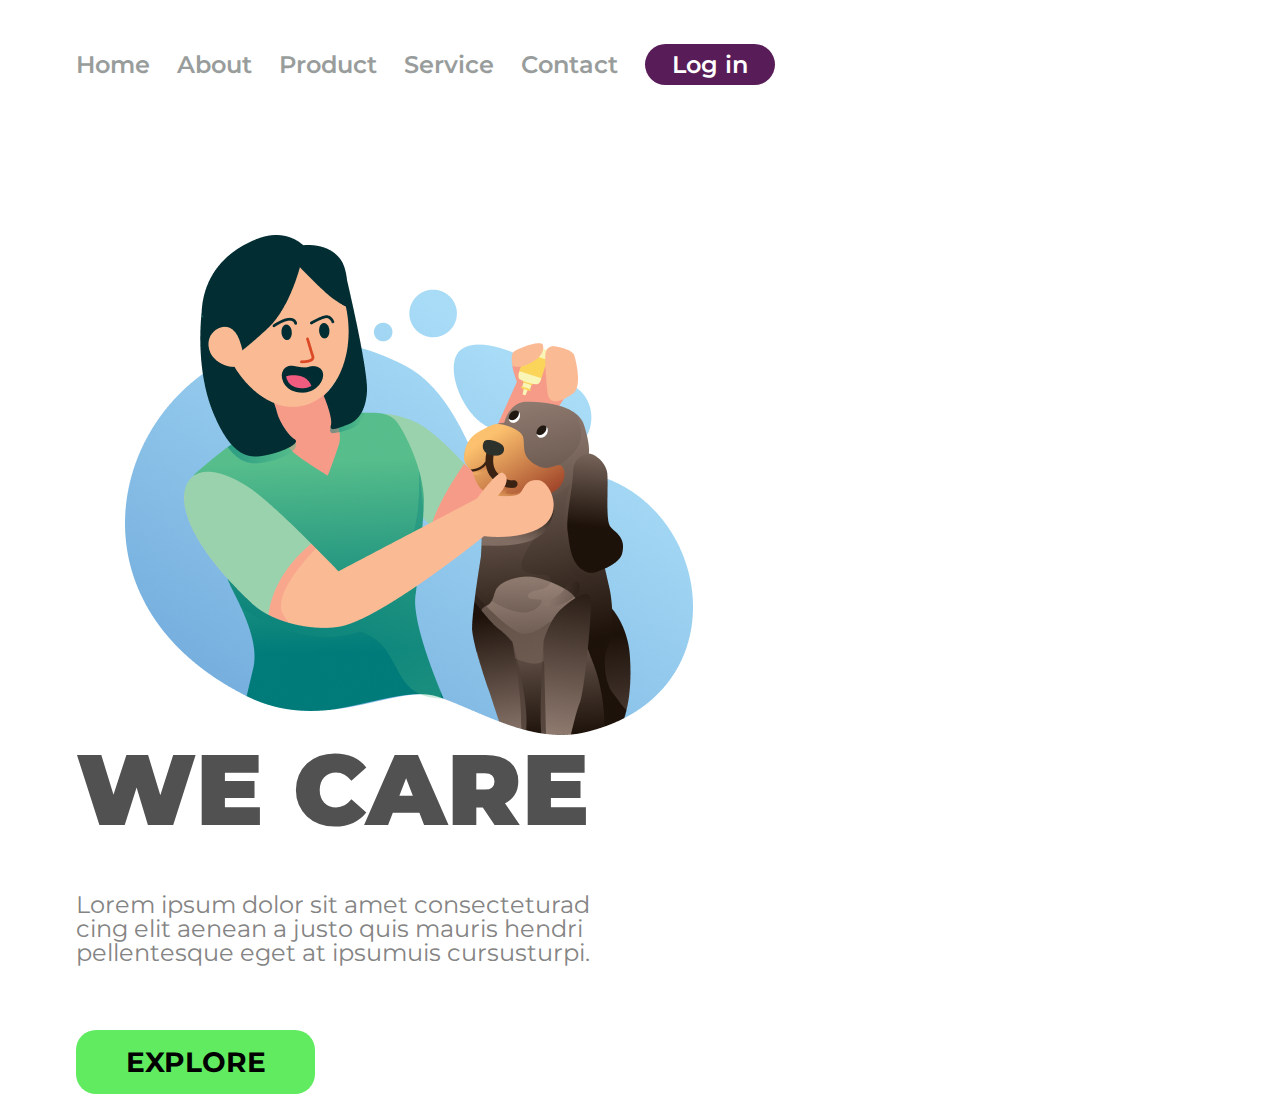
<file: index.html>
<!DOCTYPE html>
<html lang="pt-br">

<head>
    <meta charset="UTF-8">
    <meta name="viewport" content="width=device-width, initial-scale=1.0">
    <title>Projeto CSS - Basico</title>
    <link rel="stylesheet" href="./style.css">
    <link rel="preconnect" href="https://fonts.googleapis.com">
    <link rel="preconnect" href="https://fonts.gstatic.com" crossorigin>
    <link href="https://fonts.googleapis.com/css2?family=Montserrat:ital,wght@0,100..900;1,100..900&display=swap"
        rel="stylesheet">
</head>

<body>
    <div class="head">
        <header>
            <a class="link">Home</a>
            <a class="link">About</a>
            <a class="link">Product</a>
            <a class="link">Service</a>
            <a class="link">Contact</a>
            <button class="botao1">Log in</button>
        </header>
    </div>
    <img src="./Illustration 2 (1).png" alt="foto">

    <div class="text">
        <h1>WE CARE</h1>
        <p>Lorem ipsum dolor sit amet consecteturad
            cing elit aenean a justo quis mauris hendri
            pellentesque eget at ipsumuis cursusturpi.</p>
        <button class="botao2">EXPLORE</button>
    </div>

</body>

</html>
</file>
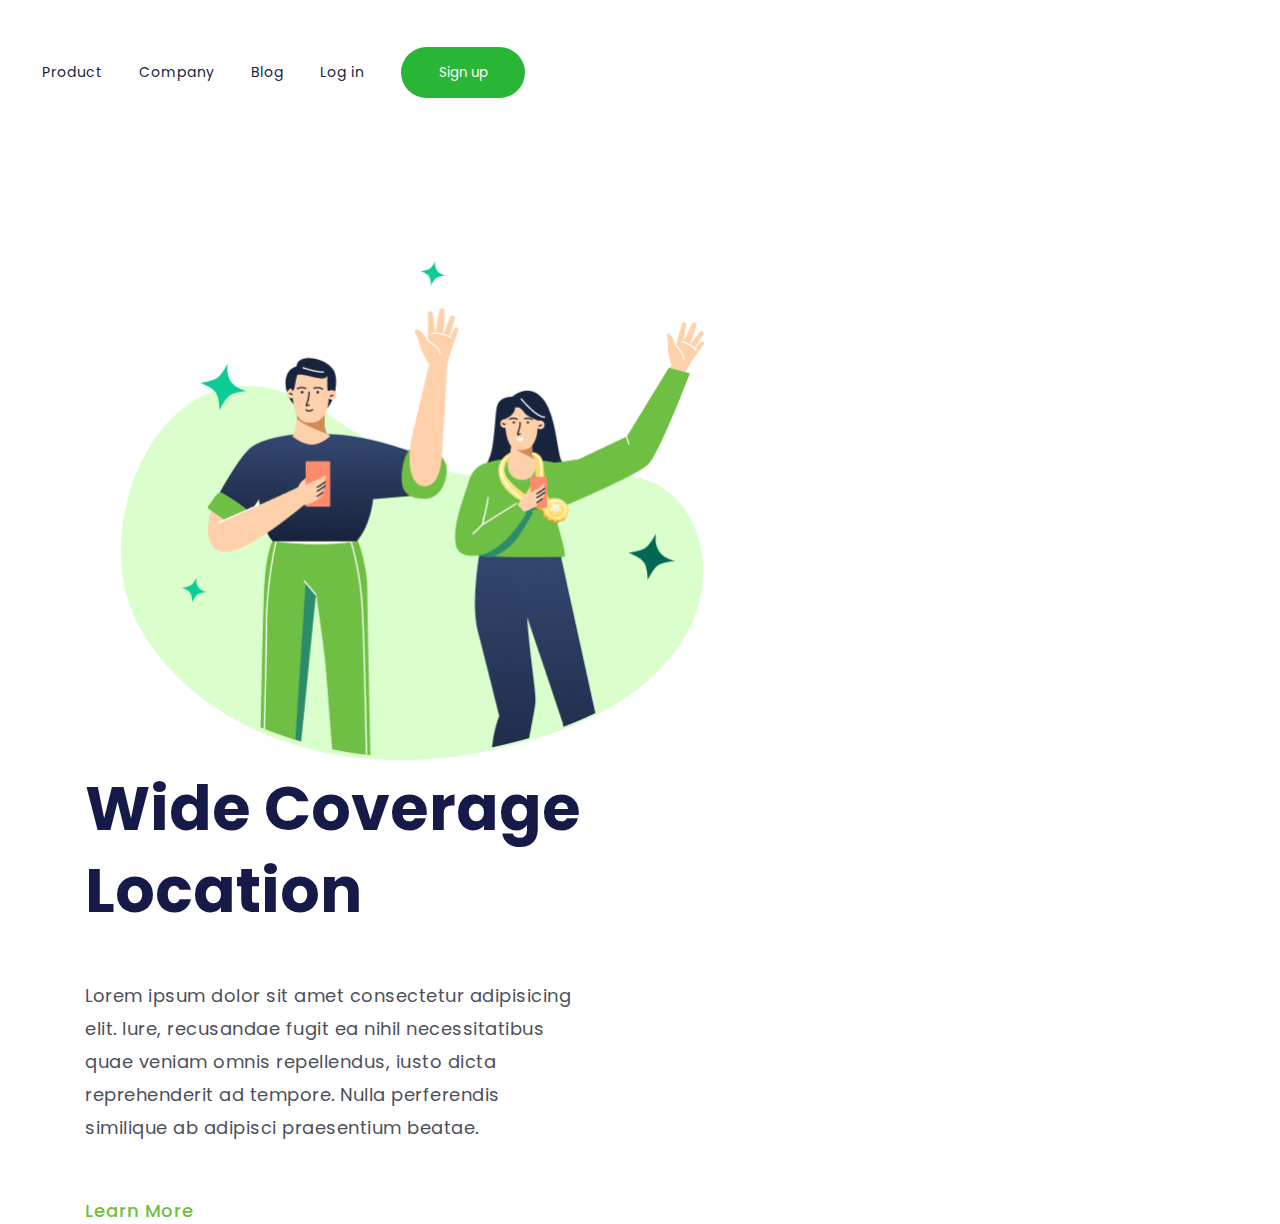
<file: CSS - desafio 1 parte 2/index (2).html>
<!DOCTYPE html>
<html lang="pt-br">

<head>
    <meta charset="UTF-8">
    <meta name="viewport" content="width=device-width, initial-scale=1.0">
    <title>Desafio - CSS parte 1</title>
    <link rel="stylesheet" href="./style.css">
    <link rel="preconnect" href="https://fonts.googleapis.com">
    <link rel="preconnect" href="https://fonts.gstatic.com" crossorigin>
    <link
        href="https://fonts.googleapis.com/css2?family=Oswald:wght@200..700&family=Poppins:ital,wght@0,100;0,200;0,300;0,400;0,500;0,600;0,700;0,800;0,900;1,100;1,200;1,300;1,400;1,500;1,600;1,700;1,800;1,900&display=swap"
        rel="stylesheet">
</head>

<body>
   
    <div>
        <header class="titulo">
            <a class="link">Product</a>
            <a class="link">Company</a>
            <a class="link">Blog</a>
            <a class="link">Log in</a>
            <button>Sign up</button>
    </div>
    </header>

     
    <img src="./(Positive) Congratulation You get 40 point for your ride (1).png" alt="photo">

    <div class="texto">
        <h1>Wide Coverage Location</h1>
        <p>Lorem ipsum dolor sit amet consectetur adipisicing elit. Iure, recusandae fugit ea nihil necessitatibus quae
            veniam omnis repellendus, iusto dicta reprehenderit ad tempore. Nulla perferendis similique ab adipisci
            praesentium beatae.</p>
        <a class="botao">Learn More</a>
    </div>
    


</body>

</html>
</file>
<file: style.css>
* {
    font-family: "Montserrat", sans-serif;
    margin: 0;
    padding: 0;
    box-sizing: border-box;
}

header {
    margin: 44px 0px 0px 76px;
}

.link {
    font-weight: 600;
    font-size: 24px;
    line-height: 100%;
    letter-spacing: 0%;
    width: 90px;
    height: 29px;
    color: #989D9C;
    margin-right: 23px;
    cursor: pointer;
}

img {
    width: 568px;
    height: 500px;
    display: inline-block;
    margin-top: 150px;
    margin-left: 125px;

}

.text {
    display: inline-block;
    margin-left: 76px;
}

h1 {
    font-weight: 900;
    font-size: 100px;
    line-height: 100%;
    letter-spacing: 0%;
    width: 513px;
    height: 122px;
    color: #515151;

}

p {
    width: 515px;
    font-weight: 400;
    font-size: 24px;
    line-height: 100%;
    letter-spacing: 0%;
    color: #848484;
    margin-top: 32px;
    margin-bottom: 65px;


}

.botao1 {
    background: rgb(88, 28, 88);
    border-radius: 51px;
    border: none;
    cursor: pointer;
    width: 130px;
    height: 41px;
    outline: none;
    color: white;
    font-weight: 600;
    font-size: 24px;
    line-height: 100%;
    letter-spacing: 0%;

}

.botao1:hover {
    opacity: .4;
}

.botao1:active {
    opacity: .6;
}

.botao2 {
    background: rgb(96, 235, 96);
    border: none;
    border-radius: 20px;
    cursor: pointer;
    width: 239px;
    height: 64px;
    color: black;
    font-weight: 700;
    font-size: 28px;
    line-height: 100%;
    letter-spacing: 0%
}

.botao2:hover {
    opacity: .6;
}
</file>
<file: CSS - desafio 1 parte 2/style.css>
* {
    font-family: "poppins", sans-serif;
    margin: 0;
    padding: 0;
    box-sizing: border-box;

}

.titulo {
    margin: 47px 0px 0px 42px;
}

.link {
    font-weight: 400;
    font-size: 14px;
    line-height: 100%;
    letter-spacing: 0.88px;
    width: 79px;
    height: 21px;
    color: #17233D;
    cursor: pointer;
    margin-right: 32px;
}

button {
    background: #29B536;
    border-radius: 30px;
    cursor: pointer;
    color: white;
    width: 124px;
    height: 51px;
    border: none;
    box-shadow: #6FBF44;
}

button:hover {
    opacity: 0.6;
}

button:active {
    opacity: .8;
}


img {
    width: 595px;
    height: 500px;
    display: inline-block;
    margin: 163px 0px 0px 121px;
}

.texto {
    display: inline-block;
    margin-left: 85px;
    width: 493px;
}


h1 {
    font-weight: 700;
    font-size: 62px;
    line-height: 82px;
    width: 582px;
    color: #161A49;
    

}

p {
    font-weight: 400;
    font-size: 18px;
    line-height: 33px;
    letter-spacing: 0.5px;
    color: #4B505A;
    margin-top: 47px;
    margin-bottom: 55px;

}

.botao {
    font-weight: 500;
    font-size: 18px;
    line-height: 100%;
    letter-spacing: 1px;
    width: 112px;
    height: 27px;
    color: #6FBF44;
    cursor: pointer;  
    margin-top: 55px;

}
</file>
